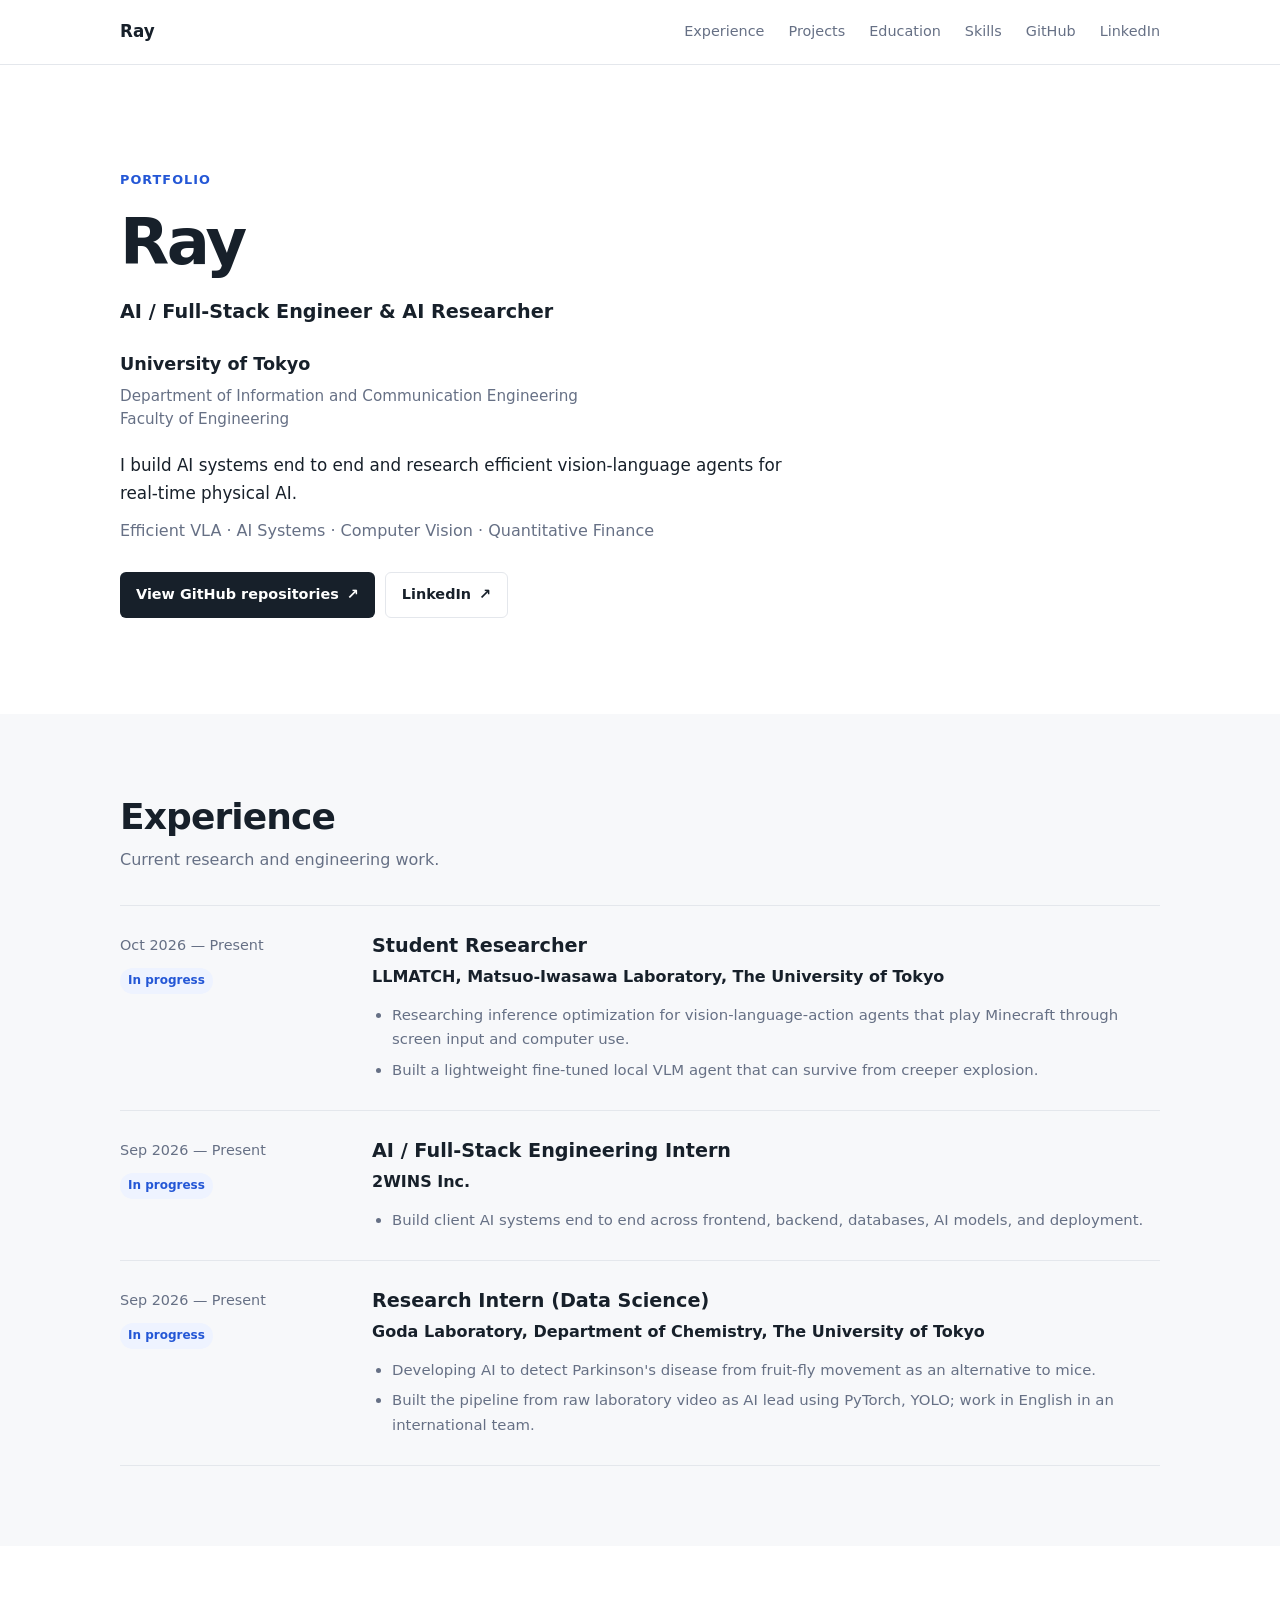
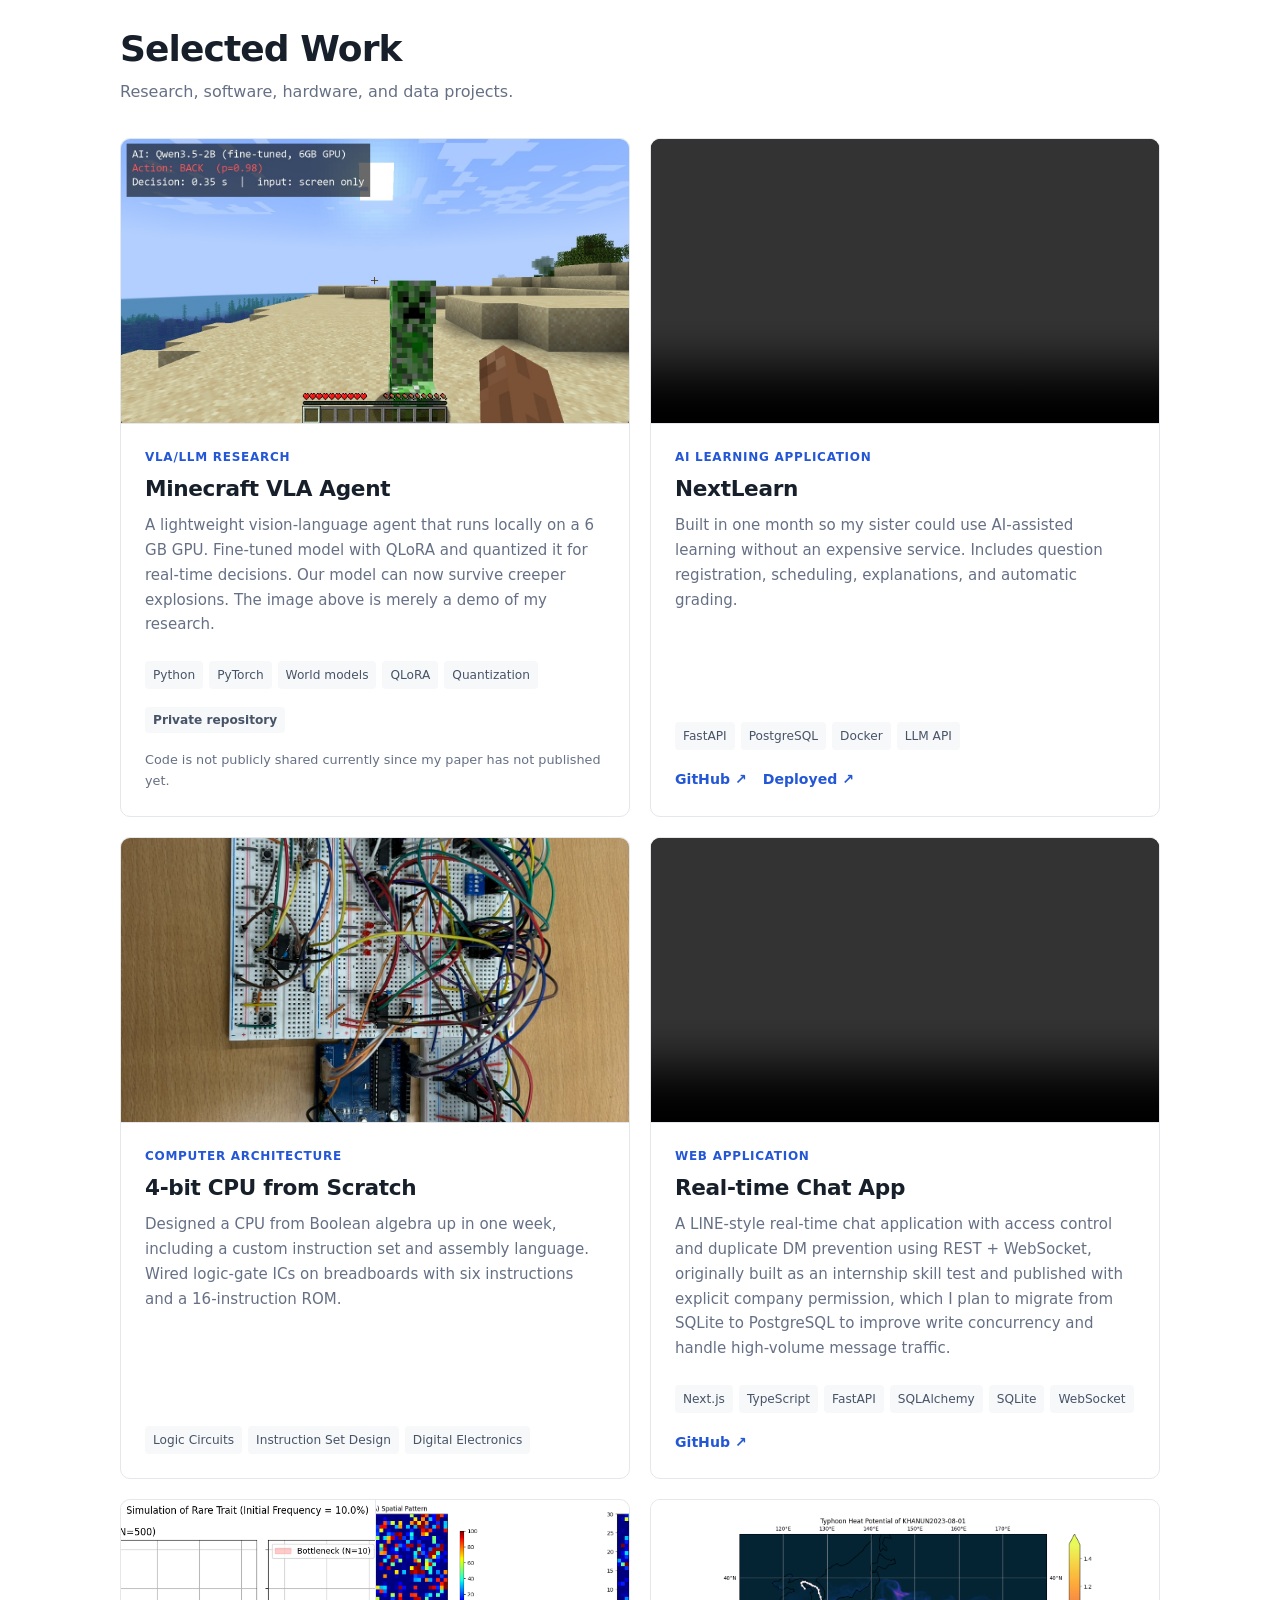
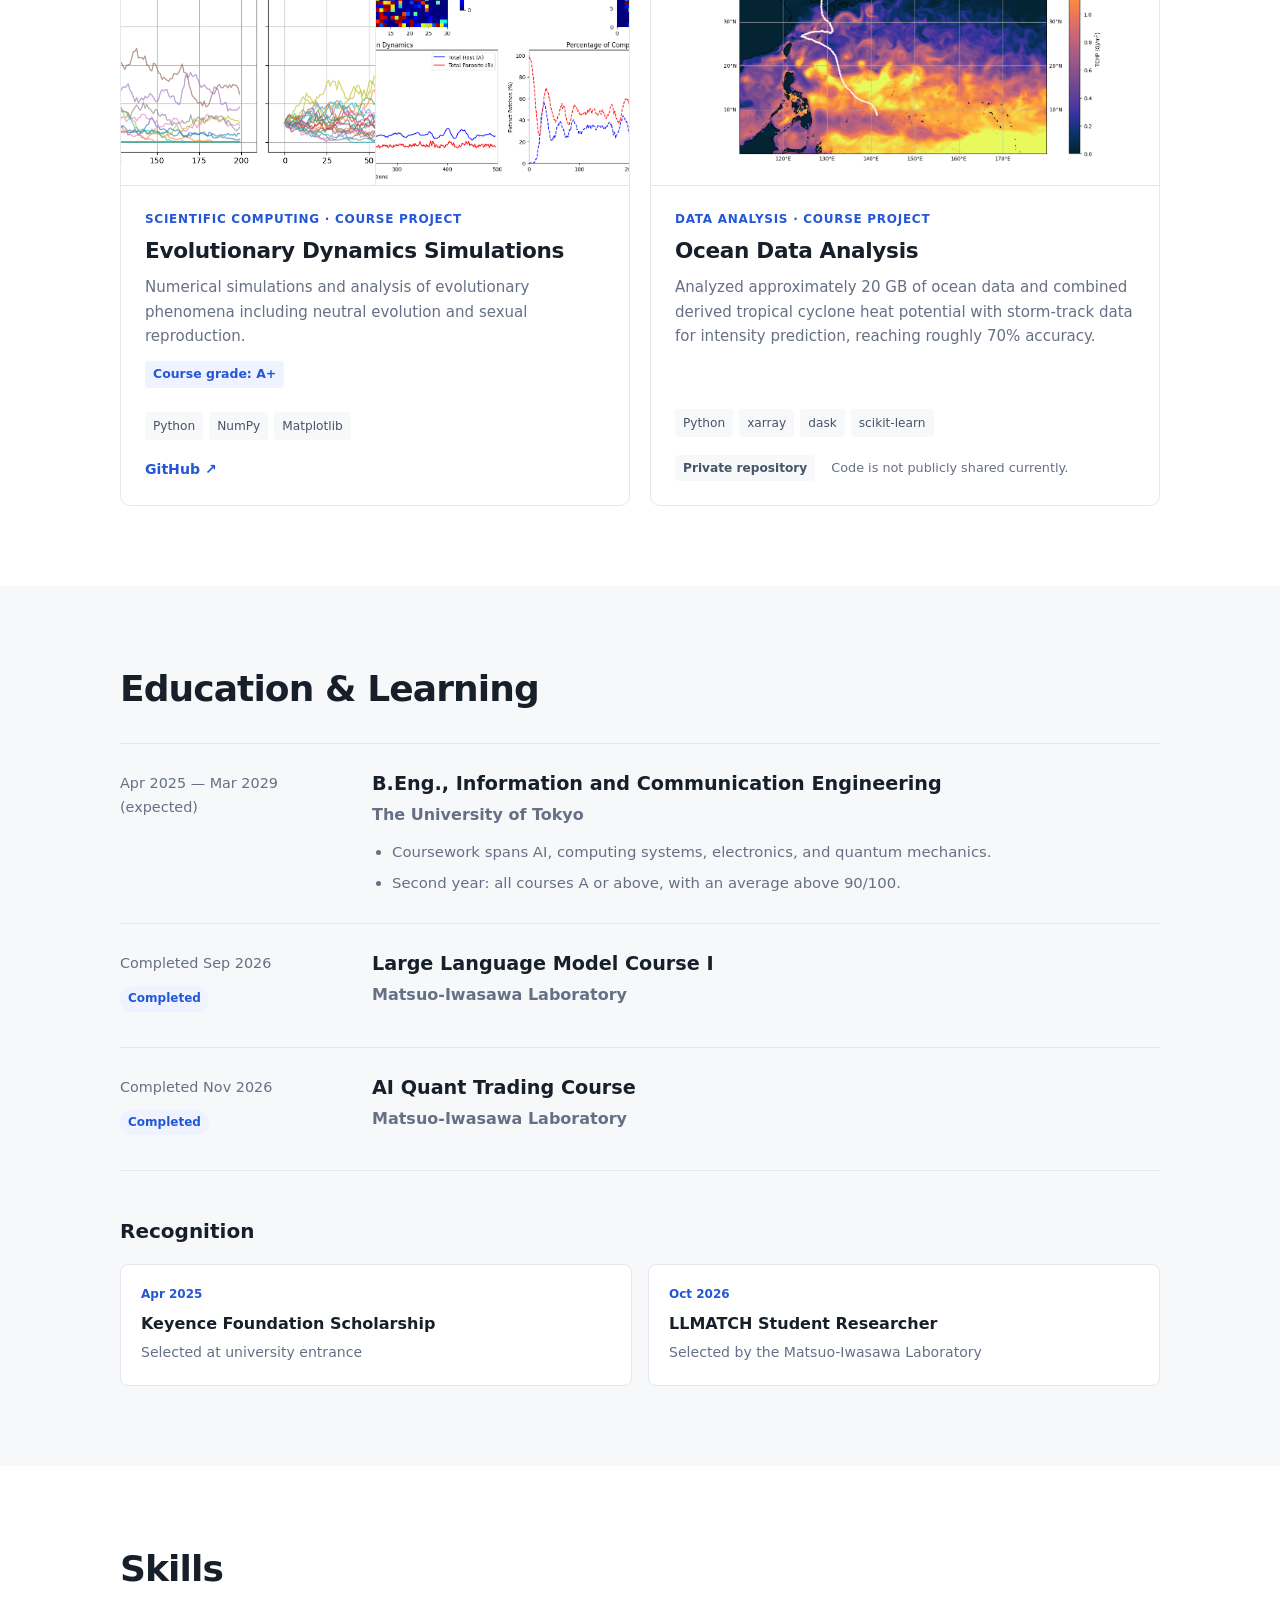
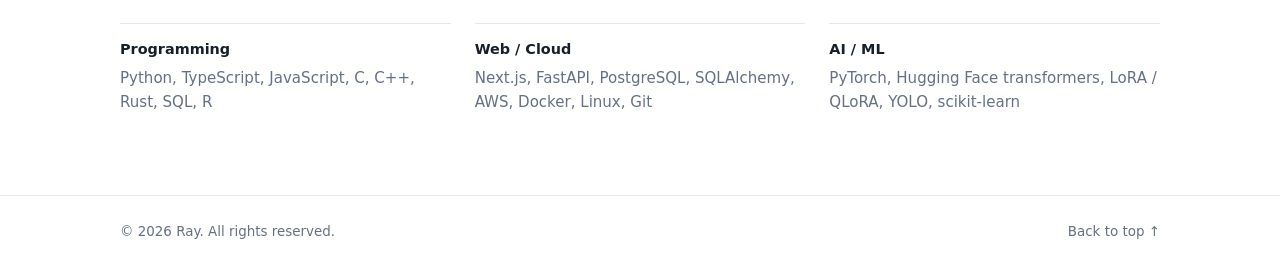
<file: index.html>
<!doctype html>
<html lang="en">
  <head>
    <meta charset="UTF-8" />
    <meta name="viewport" content="width=device-width, initial-scale=1" />
    <meta name="description" content="Ray — AI and full-stack engineering intern and student researcher at the University of Tokyo." />
    <meta name="theme-color" content="#ffffff" />
    <meta property="og:title" content="Ray — Portfolio" />
    <meta property="og:description" content="AI systems, efficient vision-language agents, full-stack engineering, and computer vision." />
    <meta property="og:type" content="website" />
    <meta property="og:image" content="./assets/og.png" />
    <title>Ray — Portfolio</title>
    <link rel="stylesheet" href="./css/style.css" />
    <script src="./js/content.js" defer></script>
    <script src="./js/main.js" defer></script>
  </head>
  <body>
    <a class="skip-link" href="#main">Skip to content</a>

    <header class="site-header">
      <div class="container header-inner">
        <a class="site-name" href="#top">Ray</a>
        <nav aria-label="Main navigation">
          <a href="#experience">Experience</a>
          <a href="#projects">Projects</a>
          <a href="#education">Education</a>
          <a href="#skills">Skills</a>
          <a data-profile-link="github" href="https://github.com/reyquza?tab=repositories">GitHub</a>
          <a data-profile-link="linkedin" href="#" hidden>LinkedIn</a>
        </nav>
      </div>
    </header>

    <main id="main">
      <section class="hero container" id="top" aria-labelledby="hero-title">
        <p class="hero-label">Portfolio</p>
        <h1 id="hero-title">Ray</h1>
        <p class="hero-role">AI / Full-Stack Engineer &amp; AI Researcher</p>
        <p class="hero-subtitle">University of Tokyo</p>
        <p class="hero-department">Department of Information and Communication Engineering<br />Faculty of Engineering</p>
        <p class="hero-summary">I build AI systems end to end and research efficient vision-language agents for real-time physical AI.</p>
        <p class="hero-interests">Efficient VLA · AI Systems · Computer Vision · Quantitative Finance</p>
        <div class="hero-actions">
          <a class="button" data-profile-link="github" href="https://github.com/reyquza?tab=repositories">View GitHub repositories <span aria-hidden="true">↗</span></a>
          <a class="button button-secondary" data-profile-link="linkedin" href="#" hidden>LinkedIn <span aria-hidden="true">↗</span></a>
        </div>
      </section>

      <section class="section section-muted" id="experience" aria-labelledby="experience-title">
        <div class="container">
          <div class="section-heading">
            <h2 id="experience-title">Experience</h2>
            <p>Current research and engineering work.</p>
          </div>
          <div class="experience-list" id="experience-list"></div>
        </div>
      </section>

      <section class="section" id="projects" aria-labelledby="projects-title">
        <div class="container">
          <div class="section-heading">
            <h2 id="projects-title">Selected Work</h2>
            <p>Research, software, hardware, and data projects.</p>
          </div>
          <div class="projects-grid" id="projects-grid"></div>
        </div>
      </section>

      <section class="section section-muted" id="education" aria-labelledby="education-title">
        <div class="container">
          <div class="section-heading">
            <h2 id="education-title">Education &amp; Learning</h2>
          </div>
          <div class="education-list" id="education-list"></div>

          <div class="subsection-heading">
            <h3>Recognition</h3>
          </div>
          <div class="recognition-grid" id="recognition-grid"></div>
        </div>
      </section>

      <section class="section" id="skills" aria-labelledby="skills-title">
        <div class="container">
          <div class="section-heading">
            <h2 id="skills-title">Skills</h2>
          </div>
          <div class="skills-grid" id="skills-grid"></div>
        </div>
      </section>
    </main>

    <footer>
      <div class="container footer-inner">
        <p>© <span id="year">2026</span> Ray. All rights reserved.</p>
        <a href="#top">Back to top ↑</a>
      </div>
    </footer>

    <noscript>
      <p class="noscript-message">This portfolio requires JavaScript to display project and experience details.</p>
    </noscript>
  </body>
</html>
</file>
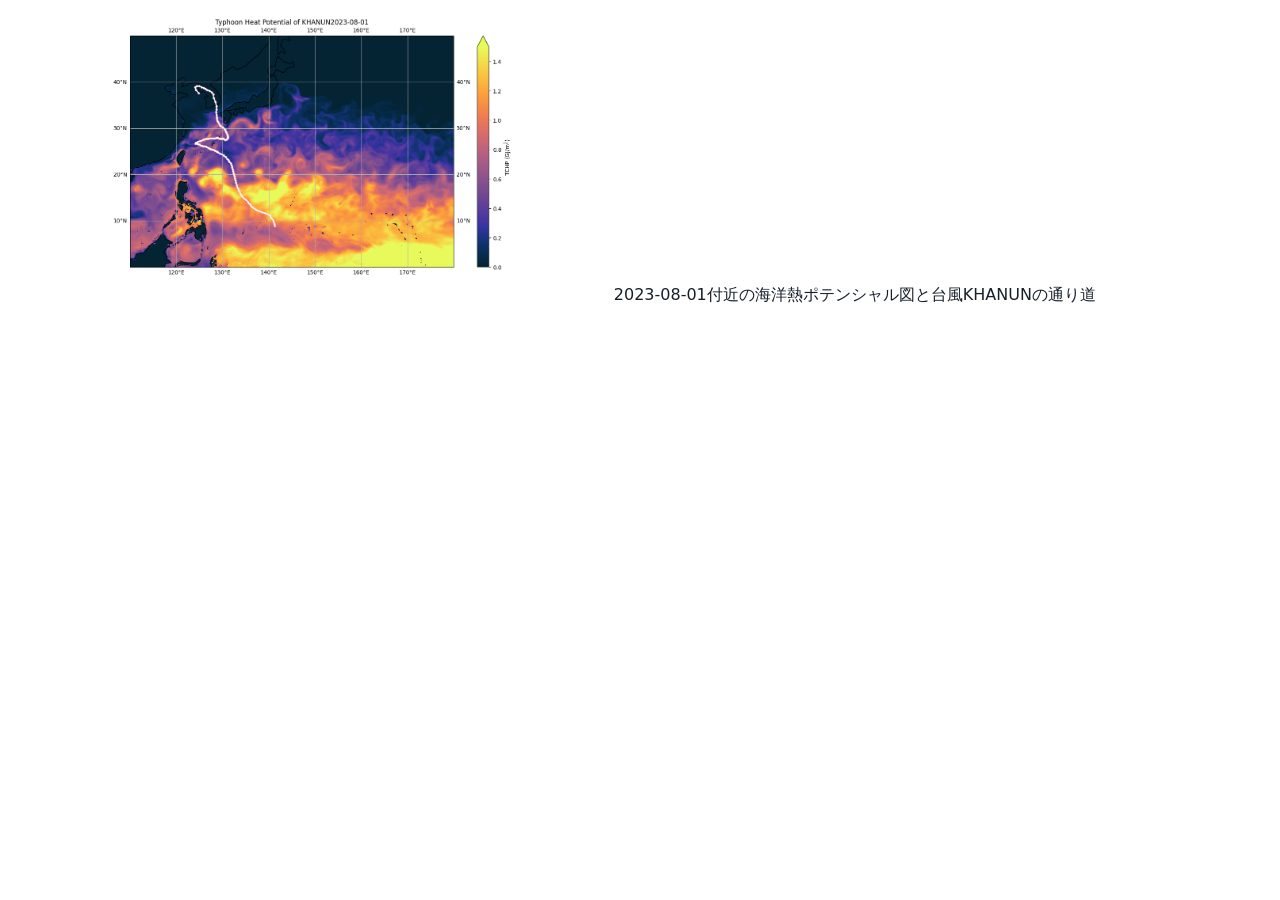
<file: typhoon.html>
<!DOCTYPE html>
<html lang="en">
<head>
    <meta charset="UTF-8">
    <meta name="viewport" content="width=device-width, initial-scale=1.0">
    <title>typhoon_AI</title>
    <link rel="stylesheet" href="./css/style.css">
</head>
<body>
    <section>
        <img src="./assets/KHANUN.png" alt="KHANUN's passway" height="300px">
        2023-08-01付近の海洋熱ポテンシャル図と台風KHANUNの通り道
    </section>
</body>
</html>
</file>
<file: css/style.css>
:root {
  --text: #17202a;
  --muted: #667085;
  --border: #e4e7ec;
  --background: #ffffff;
  --surface: #f7f8fa;
  --accent: #2457d6;
  --max-width: 1040px;
}

* { box-sizing: border-box; }
html { scroll-behavior: smooth; }

body {
  margin: 0;
  background: var(--background);
  color: var(--text);
  font-family: Inter, ui-sans-serif, system-ui, -apple-system, BlinkMacSystemFont, "Segoe UI", sans-serif;
  font-size: 16px;
  line-height: 1.65;
  -webkit-font-smoothing: antialiased;
}

img, video { max-width: 100%; }
a { color: inherit; }

.container {
  width: min(calc(100% - 40px), var(--max-width));
  margin-inline: auto;
}

.skip-link {
  position: fixed;
  top: 12px;
  left: 12px;
  z-index: 10;
  padding: 8px 12px;
  background: var(--text);
  color: #fff;
  transform: translateY(-160%);
}
.skip-link:focus { transform: translateY(0); }

.site-header {
  position: sticky;
  top: 0;
  z-index: 5;
  background: rgba(255, 255, 255, .94);
  border-bottom: 1px solid var(--border);
  backdrop-filter: blur(10px);
}

.header-inner {
  min-height: 64px;
  display: flex;
  align-items: center;
  justify-content: space-between;
  gap: 24px;
}

.site-name {
  font-size: 1.05rem;
  font-weight: 700;
  text-decoration: none;
}

nav { display: flex; gap: 24px; }
nav a {
  color: var(--muted);
  font-size: .9rem;
  font-weight: 500;
  text-decoration: none;
}
nav a:hover, nav a:focus-visible { color: var(--text); }

.hero { padding-block: 104px 96px; }
.hero-label {
  margin: 0 0 12px;
  color: var(--accent);
  font-size: .8rem;
  font-weight: 700;
  letter-spacing: .08em;
  text-transform: uppercase;
}

h1, h2, h3 { line-height: 1.25; }
h1 {
  margin: 0;
  font-size: clamp(3rem, 8vw, 4rem);
  letter-spacing: -.04em;
}

.hero-role {
  margin: 14px 0 0;
  font-size: 1.2rem;
  font-weight: 650;
}

.hero-subtitle {
  margin: 22px 0 0;
  font-size: 1.1rem;
  font-weight: 600;
}

.hero-department {
  margin: 6px 0 0;
  color: var(--muted);
  font-size: .95rem;
  line-height: 1.5;
}

.hero-summary {
  max-width: 700px;
  margin: 22px 0 0;
  font-size: 1.05rem;
}

.hero-interests {
  max-width: 760px;
  margin: 10px 0 0;
  color: var(--muted);
  font-size: 1rem;
}

.button {
  display: inline-flex;
  align-items: center;
  gap: 8px;
  margin-top: 28px;
  padding: 10px 16px;
  border-radius: 6px;
  background: var(--text);
  color: #fff;
  font-size: .9rem;
  font-weight: 600;
  text-decoration: none;
}
.button:hover, .button:focus-visible { background: var(--accent); }

.hero-actions {
  display: flex;
  flex-wrap: wrap;
  gap: 10px;
  margin-top: 28px;
}

.hero-actions .button { margin-top: 0; }
.button-secondary { background: #fff; color: var(--text); border: 1px solid var(--border); }
.button-secondary:hover, .button-secondary:focus-visible { background: var(--surface); color: var(--text); }

[hidden] { display: none !important; }

.section { padding-block: 80px; }
.section-muted { background: var(--surface); }
.section-heading { margin-bottom: 32px; }

h2 {
  margin: 0;
  font-size: clamp(1.75rem, 4vw, 2.25rem);
  letter-spacing: -.025em;
}

.section-heading > p {
  margin: 8px 0 0;
  color: var(--muted);
}

.projects-grid {
  display: grid;
  grid-template-columns: repeat(2, minmax(0, 1fr));
  gap: 20px;
}

.project-card {
  overflow: hidden;
  display: flex;
  flex-direction: column;
  min-width: 0;
  background: #fff;
  border: 1px solid var(--border);
  border-radius: 10px;
}

.project-media,
.project-gallery {
  aspect-ratio: 16 / 9;
  overflow: hidden;
  background: #eef0f3;
  border-bottom: 1px solid var(--border);
}

.project-media img,
.project-media video {
  width: 100%;
  height: 100%;
  display: block;
  object-fit: cover;
}

.project-media video { background: #111; }

.project-gallery {
  display: grid;
  grid-template-columns: 1fr 1fr;
  gap: 1px;
  background: var(--border);
}

.project-gallery img {
  width: 100%;
  height: 100%;
  display: block;
  object-fit: cover;
  background: #fff;
}

.project-content {
  flex: 1;
  display: flex;
  flex-direction: column;
  padding: 24px;
}

.project-type {
  margin: 0;
  color: var(--accent);
  font-size: .75rem;
  font-weight: 700;
  letter-spacing: .06em;
  text-transform: uppercase;
}

.project-card h3 {
  margin: 8px 0 10px;
  font-size: 1.35rem;
  letter-spacing: -.015em;
}

.project-content > p:not(.project-type):not(.project-note) {
  margin: 0;
  color: var(--muted);
  font-size: .94rem;
}

.project-content > .project-metrics {
  margin-top: 12px;
  color: var(--text);
  font-size: .85rem;
  font-weight: 600;
}

.project-note {
  width: max-content;
  margin: 12px 0 0;
  padding: 3px 8px;
  border-radius: 4px;
  background: #eef3ff;
  color: var(--accent);
  font-size: .78rem;
  font-weight: 600;
}

.tech-list {
  display: flex;
  flex-wrap: wrap;
  gap: 6px;
  margin: auto 0 0;
  padding: 24px 0 0;
  list-style: none;
}

.tech-list li {
  padding: 4px 8px;
  border-radius: 4px;
  background: var(--surface);
  color: #475467;
  font-size: .76rem;
}

.project-links {
  display: flex;
  flex-wrap: wrap;
  align-items: center;
  gap: 16px;
  margin-top: 18px;
}

.project-links a,
.text-link {
  color: var(--accent);
  font-size: .88rem;
  font-weight: 600;
  text-decoration: none;
}
.project-links a:hover, .text-link:hover { text-decoration: underline; }

.private-label {
  padding: 3px 8px;
  border-radius: 4px;
  background: var(--surface);
  color: #475467;
  font-size: .76rem;
  font-weight: 600;
}

.private-reason {
  color: var(--muted);
  font-size: .8rem;
}

.experience-list,
.education-list {
  border-top: 1px solid var(--border);
}

.experience-item,
.education-item {
  display: grid;
  grid-template-columns: 220px 1fr;
  gap: 32px;
  padding-block: 28px;
  border-bottom: 1px solid var(--border);
}

.experience-date { margin: 0 0 8px; color: var(--muted); font-size: .9rem; }
.status {
  display: inline-block;
  padding: 3px 8px;
  border-radius: 999px;
  background: #eef3ff;
  color: var(--accent);
  font-size: .75rem;
  font-weight: 600;
}
.experience-item h3,
.education-item h3 { margin: 0; font-size: 1.2rem; }
.experience-place { margin: 6px 0 10px; font-weight: 600; }
.education-place { margin: 6px 0 10px; color: var(--muted); font-weight: 600; }
.education-meta > p { margin: 0 0 8px; color: var(--muted); font-size: .9rem; }

.detail-list {
  margin: 12px 0 0;
  padding-left: 20px;
  color: var(--muted);
  font-size: .93rem;
}
.detail-list li + li { margin-top: 6px; }

.subsection-heading { margin: 48px 0 20px; }
.subsection-heading h3 { margin: 0; font-size: 1.25rem; }

.recognition-grid {
  display: grid;
  grid-template-columns: repeat(2, minmax(0, 1fr));
  gap: 16px;
}

.recognition-card {
  padding: 20px;
  background: #fff;
  border: 1px solid var(--border);
  border-radius: 8px;
}

.recognition-date { margin: 0; color: var(--accent); font-size: .75rem; font-weight: 700; }
.recognition-card h4 { margin: 6px 0 4px; font-size: 1rem; }
.recognition-card > p:last-child { margin: 0; color: var(--muted); font-size: .88rem; }

.skills-grid {
  display: grid;
  grid-template-columns: repeat(3, 1fr);
  gap: 24px;
}
.skill-group {
  padding-top: 16px;
  border-top: 1px solid var(--border);
}
.skills-grid h3 { margin: 0 0 8px; font-size: .9rem; }
.skills-grid p { margin: 0; color: var(--muted); font-size: .94rem; }

.noscript-message {
  margin: 0;
  padding: 16px;
  background: #fff4e5;
  text-align: center;
}

footer { border-top: 1px solid var(--border); }
.footer-inner {
  min-height: 72px;
  display: flex;
  align-items: center;
  justify-content: space-between;
  color: var(--muted);
  font-size: .84rem;
}
.footer-inner p { margin: 0; }
.footer-inner a { text-decoration: none; }

[aria-disabled="true"] { opacity: .45; cursor: not-allowed; }
:focus-visible { outline: 3px solid rgba(36, 87, 214, .35); outline-offset: 3px; }

@media (max-width: 760px) {
  nav { gap: 16px; }
  nav a:not(:last-child) { display: none; }
  .hero { padding-block: 72px 64px; }
  .section { padding-block: 64px; }
  .projects-grid { grid-template-columns: 1fr; }
  .experience-item, .education-item { grid-template-columns: 1fr; gap: 20px; }
  .recognition-grid { grid-template-columns: 1fr; }
  .skills-grid { grid-template-columns: repeat(2, 1fr); }
}

@media (max-width: 460px) {
  .container { width: min(calc(100% - 32px), var(--max-width)); }
  h1 { font-size: 3rem; }
  .hero-subtitle { font-size: 1.15rem; }
  .skills-grid { grid-template-columns: 1fr; gap: 20px; }
  .project-content { padding: 20px; }
}

@media (prefers-reduced-motion: reduce) {
  html { scroll-behavior: auto; }
}
</file>
